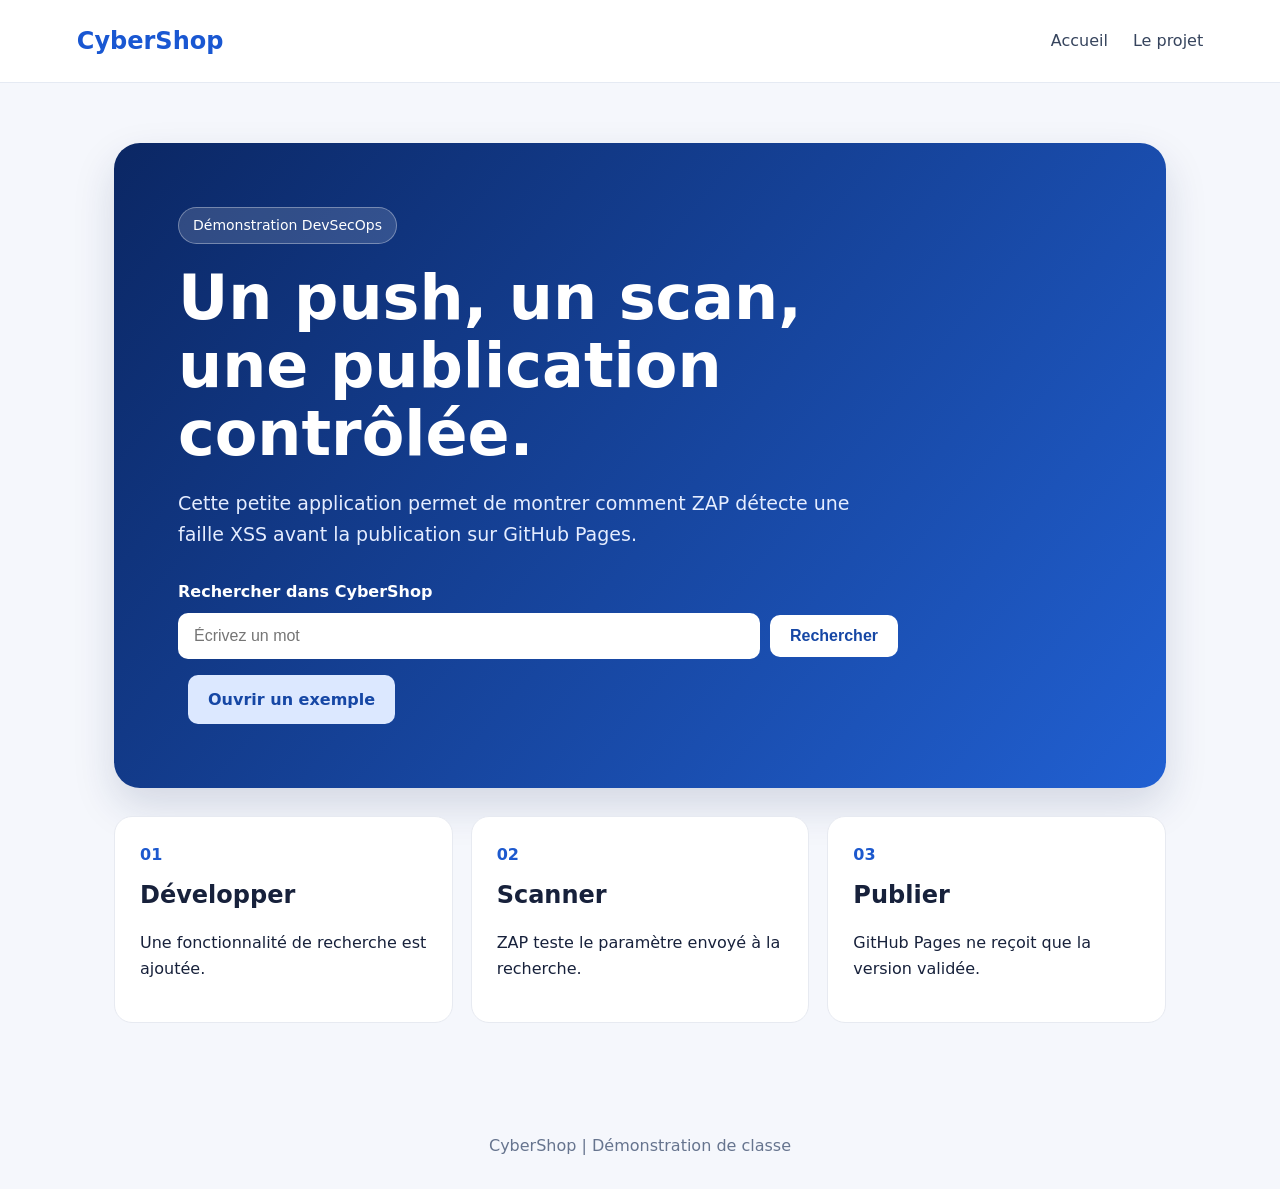
<file: site/index.html>
<!doctype html>
<html lang="fr">
<head>
  <meta charset="utf-8">
  <meta name="viewport" content="width=device-width, initial-scale=1">
  <title>CyberShop | Démo DevSecOps</title>
  <link rel="stylesheet" href="style.css">
</head>
<body>
  <header>
    <a class="brand" href="index.html">CyberShop</a>
    <nav>
      <a href="index.html">Accueil</a>
      <a href="about.html">Le projet</a>
    </nav>
  </header>

  <main>
    <section class="hero">
      <span class="pill">Démonstration DevSecOps</span>
      <h1>Un push, un scan, une publication contrôlée.</h1>
      <p>
        Cette petite application permet de montrer comment ZAP détecte une
        faille XSS avant la publication sur GitHub Pages.
      </p>

      <form class="search-box" action="search" method="get">
        <label for="q">Rechercher dans CyberShop</label>
        <div class="search-row">
          <input id="q" name="q" type="text" placeholder="Écrivez un mot">
          <button class="button" type="submit">Rechercher</button>
        </div>
      </form>

      <a class="button secondary" href="search?q=bonjour">Ouvrir un exemple</a>
    </section>

    <section class="cards">
      <article><b>01</b><h2>Développer</h2><p>Une fonctionnalité de recherche est ajoutée.</p></article>
      <article><b>02</b><h2>Scanner</h2><p>ZAP teste le paramètre envoyé à la recherche.</p></article>
      <article><b>03</b><h2>Publier</h2><p>GitHub Pages ne reçoit que la version validée.</p></article>
    </section>
  </main>

  <footer>CyberShop | Démonstration de classe</footer>
</body>
</html>
</file>
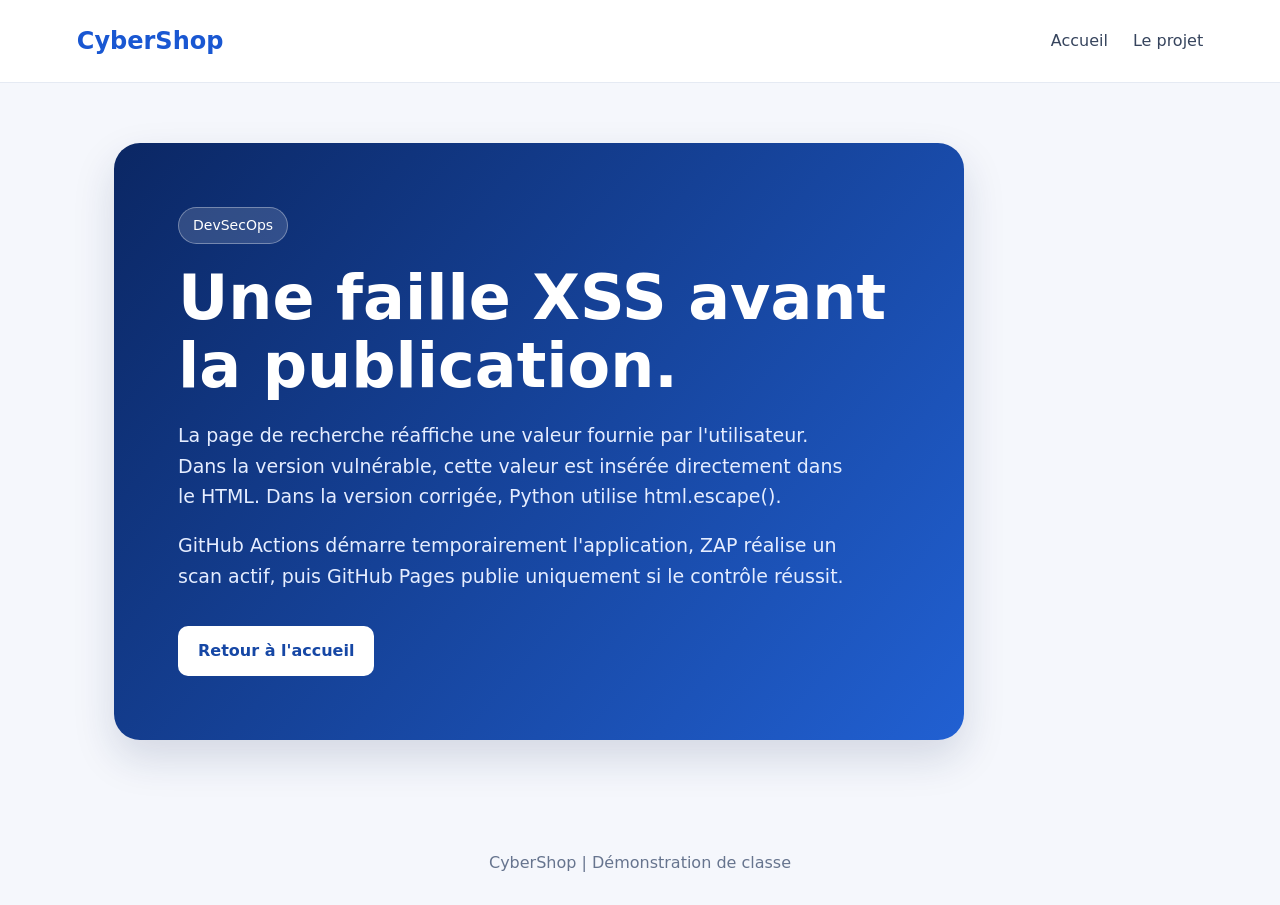
<file: site/about.html>
<!doctype html>
<html lang="fr">
<head>
  <meta charset="utf-8">
  <meta name="viewport" content="width=device-width, initial-scale=1">
  <title>Le projet | CyberShop</title>
  <link rel="stylesheet" href="style.css">
</head>
<body>
  <header>
    <a class="brand" href="index.html">CyberShop</a>
    <nav><a href="index.html">Accueil</a><a href="about.html">Le projet</a></nav>
  </header>

  <main>
    <section class="hero compact">
      <span class="pill">DevSecOps</span>
      <h1>Une faille XSS avant la publication.</h1>
      <p>
        La page de recherche réaffiche une valeur fournie par l'utilisateur.
        Dans la version vulnérable, cette valeur est insérée directement dans
        le HTML. Dans la version corrigée, Python utilise html.escape().
      </p>
      <p>
        GitHub Actions démarre temporairement l'application, ZAP réalise un
        scan actif, puis GitHub Pages publie uniquement si le contrôle réussit.
      </p>
      <a class="button" href="index.html">Retour à l'accueil</a>
    </section>
  </main>

  <footer>CyberShop | Démonstration de classe</footer>
</body>
</html>
</file>
<file: site/style.css>
*{box-sizing:border-box}body{margin:0;background:#f5f7fc;color:#17213b;font:16px/1.6 system-ui,Segoe UI,sans-serif}header{display:flex;justify-content:space-between;align-items:center;padding:22px max(6vw,24px);background:#fff;border-bottom:1px solid #e5eaf3}.brand{font-weight:800;font-size:24px;color:#1957d2;text-decoration:none}nav{display:flex;gap:25px}nav a{color:#36445d;text-decoration:none}main{max-width:1100px;margin:auto;padding:60px 24px 80px}.hero{background:linear-gradient(130deg,#0b2764,#2160d2);color:#fff;padding:64px;border-radius:26px;box-shadow:0 18px 42px #122a5426}.hero.compact{max-width:850px}.hero h1{max-width:750px;font-size:clamp(34px,5vw,62px);line-height:1.1;margin:20px 0}.hero p{max-width:680px;font-size:19px;color:#e5edff}.pill{display:inline-block;background:#ffffff26;border:1px solid #ffffff55;border-radius:30px;padding:6px 14px;font-size:14px}.button{display:inline-block;border:0;background:#fff;color:#1647a5;padding:12px 20px;border-radius:10px;text-decoration:none;font-weight:700;margin-top:16px;cursor:pointer;font-size:16px}.button.secondary{background:#dce8ff;margin-left:10px}.search-box{max-width:720px;margin-top:30px}.search-box label{display:block;font-weight:700;margin-bottom:8px}.search-row{display:flex;gap:10px;align-items:center}.search-row input{flex:1;border:0;border-radius:10px;padding:14px 16px;font-size:16px}.search-row .button{margin-top:0}.cards{display:grid;grid-template-columns:repeat(3,1fr);gap:18px;margin-top:28px}.cards article{background:#fff;border:1px solid #e7eaf1;padding:25px;border-radius:18px}.cards h2{margin:8px 0}.cards b{color:#1d59ce}footer{text-align:center;color:#66748e;padding:30px}@media(max-width:680px){.hero{padding:32px}.cards{grid-template-columns:1fr}header{flex-wrap:wrap;gap:10px}.search-row{display:block}.search-row .button{margin-top:12px}.button.secondary{margin-left:0}}
</file>
